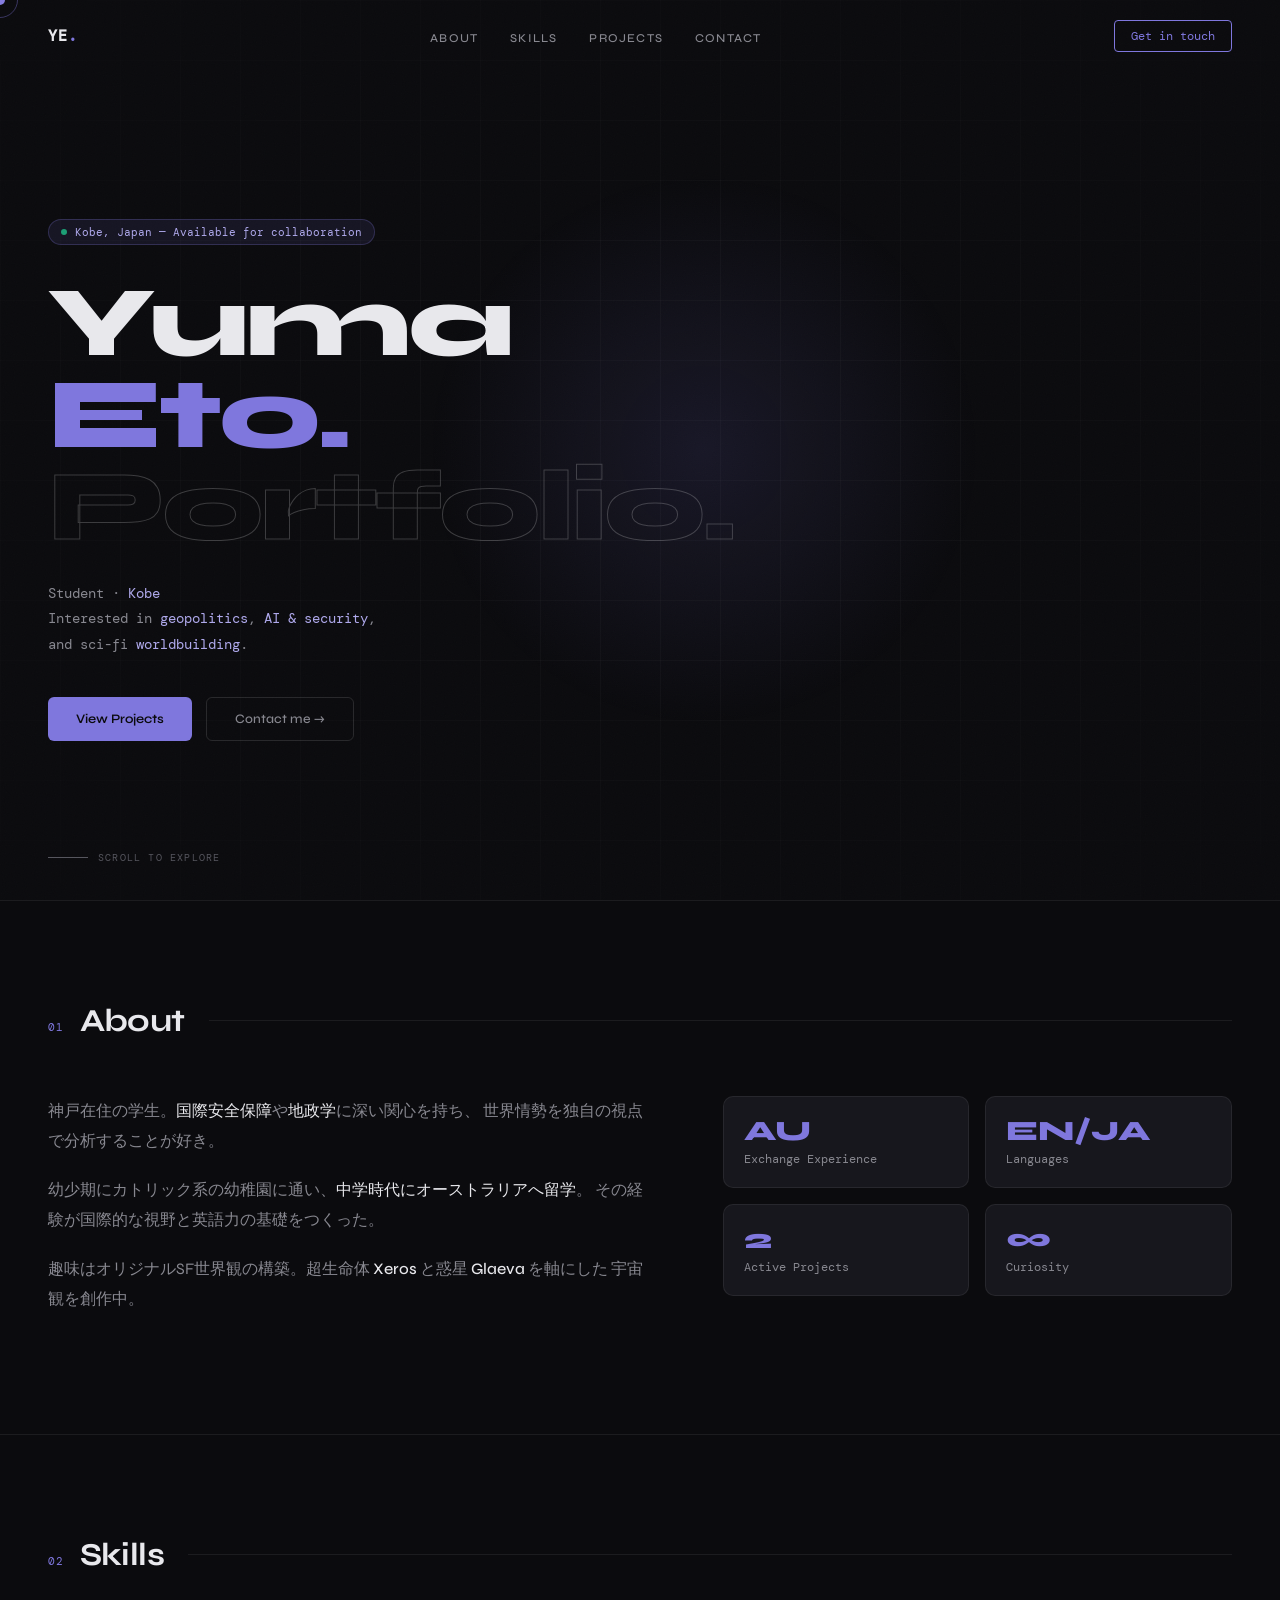
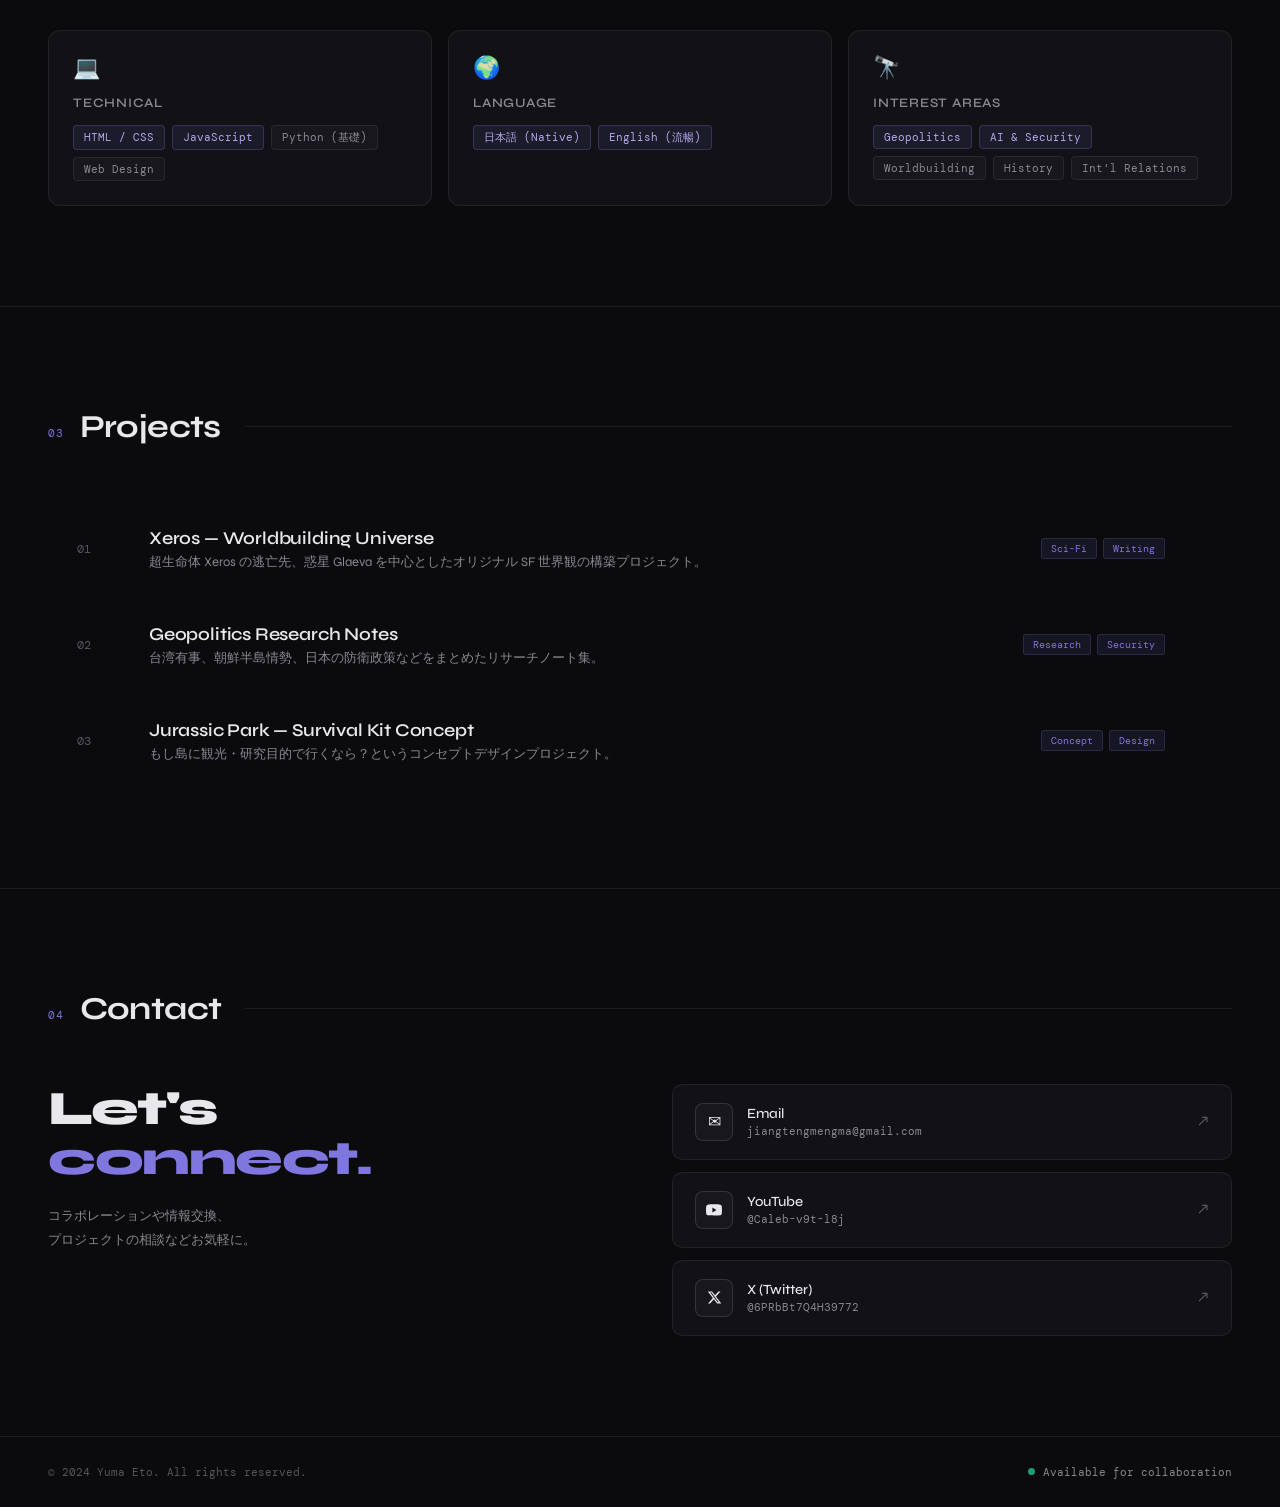
<file: portfolio 4.html>
<!DOCTYPE html>
<html lang="ja">
<head>
<meta charset="UTF-8">
<meta name="viewport" content="width=device-width, initial-scale=1.0">
<title>Yuma Kobayashi — Portfolio</title>
<link rel="preconnect" href="https://fonts.googleapis.com">
<link rel="preconnect" href="https://fonts.gstatic.com" crossorigin>
<link href="https://fonts.googleapis.com/css2?family=Syne:wght@400;500;600;700;800&family=DM+Mono:ital,wght@0,300;0,400;1,300&display=swap" rel="stylesheet">
<style>
  *, *::before, *::after { box-sizing: border-box; margin: 0; padding: 0; }

  :root {
    --bg: #0b0b0e;
    --bg2: #111116;
    --bg3: #17171d;
    --border: rgba(255,255,255,0.07);
    --border2: rgba(255,255,255,0.12);
    --text: #e8e8ec;
    --muted: #56565e;
    --muted2: #888890;
    --accent: #7f77dd;
    --accent2: #afa9ec;
    --accent-bg: rgba(127,119,221,0.1);
    --green: #1d9e75;
    --green-bg: rgba(29,158,117,0.12);
    --font-display: 'Syne', sans-serif;
    --font-mono: 'DM Mono', monospace;
  }

  html { scroll-behavior: smooth; }

  body {
    background: var(--bg);
    color: var(--text);
    font-family: var(--font-display);
    overflow-x: hidden;
    cursor: none;
  }

  /* Custom cursor */
  .cursor {
    position: fixed;
    width: 10px; height: 10px;
    background: var(--accent);
    border-radius: 50%;
    pointer-events: none;
    z-index: 9999;
    transform: translate(-50%, -50%);
    transition: transform 0.1s ease, width 0.2s ease, height 0.2s ease, opacity 0.2s ease;
    mix-blend-mode: screen;
  }
  .cursor-ring {
    position: fixed;
    width: 36px; height: 36px;
    border: 1px solid rgba(127,119,221,0.4);
    border-radius: 50%;
    pointer-events: none;
    z-index: 9998;
    transform: translate(-50%, -50%);
    transition: transform 0.18s ease, width 0.2s ease, height 0.2s ease, opacity 0.3s ease;
  }
  body:hover .cursor { opacity: 1; }

  /* Noise overlay */
  body::before {
    content: '';
    position: fixed;
    inset: 0;
    background-image: url("data:image/svg+xml,%3Csvg viewBox='0 0 200 200' xmlns='http://www.w3.org/2000/svg'%3E%3Cfilter id='n'%3E%3CfeTurbulence type='fractalNoise' baseFrequency='0.9' numOctaves='4' stitchTiles='stitch'/%3E%3C/filter%3E%3Crect width='100%25' height='100%25' filter='url(%23n)' opacity='0.03'/%3E%3C/svg%3E");
    background-size: 200px;
    pointer-events: none;
    z-index: 0;
    opacity: 0.6;
  }

  /* NAV */
  nav {
    position: fixed;
    top: 0; left: 0; right: 0;
    z-index: 100;
    display: flex;
    align-items: center;
    justify-content: space-between;
    padding: 20px 48px;
    border-bottom: 1px solid transparent;
    transition: border-color 0.3s, background 0.3s;
  }
  nav.scrolled {
    background: rgba(11,11,14,0.85);
    backdrop-filter: blur(12px);
    border-color: var(--border);
  }
  .nav-logo {
    font-size: 15px;
    font-weight: 700;
    letter-spacing: 0.06em;
    color: var(--text);
    text-decoration: none;
    font-family: var(--font-mono);
  }
  .nav-logo span { color: var(--accent); }
  .nav-links { display: flex; gap: 32px; list-style: none; }
  .nav-links a {
    font-size: 12px;
    font-weight: 500;
    letter-spacing: 0.1em;
    text-transform: uppercase;
    color: var(--muted2);
    text-decoration: none;
    transition: color 0.2s;
  }
  .nav-links a:hover { color: var(--text); }
  .nav-cta {
    font-family: var(--font-mono);
    font-size: 12px;
    color: var(--accent);
    border: 1px solid var(--accent);
    padding: 7px 16px;
    border-radius: 4px;
    text-decoration: none;
    transition: background 0.2s, color 0.2s;
  }
  .nav-cta:hover { background: var(--accent); color: #0b0b0e; }

  /* HERO */
  #hero {
    min-height: 100vh;
    display: flex;
    flex-direction: column;
    justify-content: center;
    padding: 140px 48px 80px;
    position: relative;
    overflow: hidden;
  }

  .hero-glow {
    position: absolute;
    width: 600px; height: 600px;
    border-radius: 50%;
    background: radial-gradient(circle, rgba(127,119,221,0.12) 0%, transparent 65%);
    top: 50%; left: 55%;
    transform: translate(-50%, -50%);
    pointer-events: none;
  }
  .hero-grid {
    position: absolute;
    inset: 0;
    background-image:
      linear-gradient(rgba(255,255,255,0.025) 1px, transparent 1px),
      linear-gradient(90deg, rgba(255,255,255,0.025) 1px, transparent 1px);
    background-size: 60px 60px;
    pointer-events: none;
    mask-image: radial-gradient(ellipse 80% 80% at 50% 50%, black 30%, transparent 100%);
  }

  .hero-badge {
    display: inline-flex;
    align-items: center;
    gap: 8px;
    font-family: var(--font-mono);
    font-size: 11px;
    color: var(--accent2);
    background: var(--accent-bg);
    border: 1px solid rgba(127,119,221,0.25);
    padding: 5px 12px;
    border-radius: 20px;
    margin-bottom: 32px;
    width: fit-content;
    animation: fadeUp 0.6s ease both;
  }
  .badge-dot {
    width: 6px; height: 6px;
    background: var(--green);
    border-radius: 50%;
    animation: pulse 2s infinite;
  }
  @keyframes pulse {
    0%, 100% { opacity: 1; }
    50% { opacity: 0.4; }
  }

  .hero-title {
    font-size: clamp(56px, 8vw, 100px);
    font-weight: 800;
    line-height: 0.92;
    letter-spacing: -0.03em;
    margin-bottom: 28px;
    animation: fadeUp 0.6s 0.1s ease both;
  }
  .hero-title .line2 { color: var(--accent); display: block; }
  .hero-title .line3 {
    color: transparent;
    -webkit-text-stroke: 1px rgba(255,255,255,0.2);
    display: block;
  }

  .hero-sub {
    font-family: var(--font-mono);
    font-size: 14px;
    color: var(--muted2);
    line-height: 1.8;
    max-width: 460px;
    margin-bottom: 40px;
    animation: fadeUp 0.6s 0.2s ease both;
  }
  .hero-sub strong { color: var(--accent2); font-weight: 400; }

  .hero-actions {
    display: flex;
    gap: 14px;
    animation: fadeUp 0.6s 0.3s ease both;
  }
  .btn-fill {
    background: var(--accent);
    color: #0b0b0e;
    border: none;
    padding: 13px 28px;
    border-radius: 6px;
    font-family: var(--font-display);
    font-size: 13px;
    font-weight: 600;
    cursor: none;
    transition: opacity 0.2s, transform 0.15s;
  }
  .btn-fill:hover { opacity: 0.85; transform: translateY(-1px); }
  .btn-outline {
    background: transparent;
    color: var(--muted2);
    border: 1px solid var(--border2);
    padding: 13px 28px;
    border-radius: 6px;
    font-family: var(--font-display);
    font-size: 13px;
    font-weight: 500;
    cursor: none;
    text-decoration: none;
    display: inline-flex;
    align-items: center;
    transition: color 0.2s, border-color 0.2s, transform 0.15s;
  }
  .btn-outline:hover { color: var(--text); border-color: var(--border2); transform: translateY(-1px); }

  .hero-scroll {
    position: absolute;
    bottom: 36px;
    left: 48px;
    display: flex;
    align-items: center;
    gap: 10px;
    font-family: var(--font-mono);
    font-size: 10px;
    letter-spacing: 0.12em;
    text-transform: uppercase;
    color: var(--muted);
    animation: fadeUp 0.6s 0.5s ease both;
  }
  .scroll-line {
    width: 40px;
    height: 1px;
    background: var(--muted);
    animation: scrollLine 2s infinite;
  }
  @keyframes scrollLine {
    0%, 100% { transform: scaleX(1); transform-origin: left; }
    50% { transform: scaleX(0.4); transform-origin: left; }
  }

  @keyframes fadeUp {
    from { opacity: 0; transform: translateY(20px); }
    to { opacity: 1; transform: translateY(0); }
  }

  /* SECTIONS */
  section {
    padding: 100px 48px;
    position: relative;
    z-index: 1;
  }
  .section-header {
    display: flex;
    align-items: baseline;
    gap: 16px;
    margin-bottom: 56px;
  }
  .section-num {
    font-family: var(--font-mono);
    font-size: 11px;
    color: var(--accent);
    letter-spacing: 0.08em;
  }
  .section-title {
    font-size: 32px;
    font-weight: 700;
    letter-spacing: -0.02em;
    color: var(--text);
  }
  .section-line {
    flex: 1;
    height: 1px;
    background: var(--border);
    margin-left: 8px;
    align-self: center;
  }

  /* ABOUT */
  #about { border-top: 1px solid var(--border); }
  .about-grid {
    display: grid;
    grid-template-columns: 1.2fr 1fr;
    gap: 64px;
    align-items: start;
  }
  .about-text p {
    font-size: 16px;
    line-height: 1.85;
    color: var(--muted2);
    margin-bottom: 20px;
  }
  .about-text p strong { color: var(--text); font-weight: 500; }
  .about-stats {
    display: grid;
    grid-template-columns: 1fr 1fr;
    gap: 16px;
  }
  .stat-card {
    background: var(--bg3);
    border: 1px solid var(--border);
    border-radius: 10px;
    padding: 20px;
    transition: border-color 0.2s;
  }
  .stat-card:hover { border-color: var(--border2); }
  .stat-num {
    font-size: 28px;
    font-weight: 800;
    color: var(--accent);
    line-height: 1;
    margin-bottom: 6px;
  }
  .stat-label {
    font-size: 12px;
    color: var(--muted2);
    font-family: var(--font-mono);
  }

  /* SKILLS */
  #skills { border-top: 1px solid var(--border); }
  .skills-grid {
    display: grid;
    grid-template-columns: repeat(3, 1fr);
    gap: 16px;
  }
  .skill-group {
    background: var(--bg2);
    border: 1px solid var(--border);
    border-radius: 12px;
    padding: 24px;
    transition: border-color 0.25s, transform 0.2s;
  }
  .skill-group:hover {
    border-color: rgba(127,119,221,0.3);
    transform: translateY(-3px);
  }
  .skill-group-icon {
    font-size: 22px;
    margin-bottom: 14px;
  }
  .skill-group-title {
    font-size: 13px;
    font-weight: 600;
    letter-spacing: 0.06em;
    text-transform: uppercase;
    color: var(--muted2);
    margin-bottom: 14px;
  }
  .skill-tags { display: flex; flex-wrap: wrap; gap: 7px; }
  .skill-tag {
    font-family: var(--font-mono);
    font-size: 11px;
    color: var(--muted2);
    background: var(--bg3);
    border: 1px solid var(--border);
    padding: 4px 10px;
    border-radius: 4px;
  }
  .skill-tag.active {
    color: var(--accent2);
    background: var(--accent-bg);
    border-color: rgba(127,119,221,0.25);
  }

  /* PROJECTS */
  #projects { border-top: 1px solid var(--border); }
  .projects-list { display: flex; flex-direction: column; gap: 2px; }
  .project-row {
    display: grid;
    grid-template-columns: 48px 1fr auto auto;
    align-items: center;
    gap: 24px;
    padding: 24px 28px;
    border: 1px solid transparent;
    border-radius: 10px;
    cursor: none;
    transition: background 0.2s, border-color 0.2s;
    text-decoration: none;
    color: inherit;
  }
  .project-row:hover {
    background: var(--bg2);
    border-color: var(--border);
  }
  .project-row:hover .project-arrow { opacity: 1; transform: translate(3px, -3px); }
  .project-num {
    font-family: var(--font-mono);
    font-size: 12px;
    color: var(--muted);
  }
  .project-info {}
  .project-name {
    font-size: 18px;
    font-weight: 600;
    color: var(--text);
    margin-bottom: 4px;
    letter-spacing: -0.01em;
  }
  .project-desc { font-size: 13px; color: var(--muted2); }
  .project-tags-row { display: flex; gap: 6px; }
  .project-tag {
    font-family: var(--font-mono);
    font-size: 10px;
    color: var(--accent);
    background: var(--accent-bg);
    border: 1px solid rgba(127,119,221,0.2);
    padding: 3px 9px;
    border-radius: 3px;
  }
  .project-arrow {
    font-size: 18px;
    color: var(--muted);
    opacity: 0;
    transition: opacity 0.2s, transform 0.2s;
  }

  /* CONTACT */
  #contact { border-top: 1px solid var(--border); }
  .contact-inner {
    display: grid;
    grid-template-columns: 1fr 1fr;
    gap: 64px;
    align-items: start;
  }
  .contact-headline {
    font-size: 48px;
    font-weight: 800;
    letter-spacing: -0.03em;
    line-height: 1.05;
    margin-bottom: 20px;
  }
  .contact-headline span { color: var(--accent); }
  .contact-sub {
    font-family: var(--font-mono);
    font-size: 13px;
    color: var(--muted2);
    line-height: 1.8;
  }
  .contact-links { display: flex; flex-direction: column; gap: 12px; }
  .contact-link {
    display: flex;
    align-items: center;
    justify-content: space-between;
    padding: 18px 22px;
    background: var(--bg2);
    border: 1px solid var(--border);
    border-radius: 10px;
    text-decoration: none;
    color: var(--text);
    transition: border-color 0.2s, background 0.2s;
  }
  .contact-link:hover { border-color: var(--border2); background: var(--bg3); }
  .cl-left { display: flex; align-items: center; gap: 14px; }
  .cl-icon {
    width: 38px; height: 38px;
    background: var(--bg3);
    border: 1px solid var(--border2);
    border-radius: 8px;
    display: flex; align-items: center; justify-content: center;
    font-size: 16px;
  }
  .cl-name { font-size: 14px; font-weight: 500; }
  .cl-handle { font-family: var(--font-mono); font-size: 11px; color: var(--muted2); margin-top: 2px; }
  .cl-arrow { color: var(--muted); font-size: 16px; transition: transform 0.2s; }
  .contact-link:hover .cl-arrow { transform: translate(3px, -3px); }

  /* FOOTER */
  footer {
    border-top: 1px solid var(--border);
    padding: 28px 48px;
    display: flex;
    align-items: center;
    justify-content: space-between;
    position: relative;
    z-index: 1;
  }
  .footer-copy {
    font-family: var(--font-mono);
    font-size: 11px;
    color: var(--muted);
  }
  .footer-status {
    display: flex;
    align-items: center;
    gap: 8px;
    font-family: var(--font-mono);
    font-size: 11px;
    color: var(--muted2);
  }
  .status-dot {
    width: 7px; height: 7px;
    background: var(--green);
    border-radius: 50%;
    animation: pulse 2.5s infinite;
  }

  /* Scroll reveal */
  .reveal { opacity: 0; transform: translateY(28px); transition: opacity 0.6s ease, transform 0.6s ease; }
  .reveal.visible { opacity: 1; transform: none; }
  .reveal-delay-1 { transition-delay: 0.1s; }
  .reveal-delay-2 { transition-delay: 0.2s; }
  .reveal-delay-3 { transition-delay: 0.3s; }
</style>
</head>
<body>

<div class="cursor" id="cursor"></div>
<div class="cursor-ring" id="cursorRing"></div>

<!-- NAV -->
<nav id="nav">
  <a href="#hero" class="nav-logo">YE<span>.</span></a>
  <ul class="nav-links">
    <li><a href="#about">About</a></li>
    <li><a href="#skills">Skills</a></li>
    <li><a href="#projects">Projects</a></li>
    <li><a href="#contact">Contact</a></li>
  </ul>
  <a href="#contact" class="nav-cta">Get in touch</a>
</nav>

<!-- HERO -->
<section id="hero">
  <div class="hero-grid"></div>
  <div class="hero-glow"></div>

  <div class="hero-badge">
    <div class="badge-dot"></div>
    Kobe, Japan — Available for collaboration
  </div>

  <h1 class="hero-title">
    Yuma
    <span class="line2">Eto.</span>
    <span class="line3">Portfolio.</span>
  </h1>

  <p class="hero-sub">
    Student · <strong>Kobe</strong><br>
    Interested in <strong>geopolitics</strong>, <strong>AI & security</strong>,<br>
    and sci-fi <strong>worldbuilding</strong>.
  </p>

  <div class="hero-actions">
    <button class="btn-fill" onclick="document.querySelector('#projects').scrollIntoView({behavior:'smooth'})">View Projects</button>
    <a href="#contact" class="btn-outline">Contact me →</a>
  </div>

  <div class="hero-scroll">
    <div class="scroll-line"></div>
    Scroll to explore
  </div>
</section>

<!-- ABOUT -->
<section id="about">
  <div class="section-header reveal">
    <span class="section-num">01</span>
    <h2 class="section-title">About</h2>
    <div class="section-line"></div>
  </div>

  <div class="about-grid">
    <div class="about-text reveal">
      <p>
        神戸在住の学生。<strong>国際安全保障</strong>や<strong>地政学</strong>に深い関心を持ち、
        世界情勢を独自の視点で分析することが好き。
      </p>
      <p>
        幼少期にカトリック系の幼稚園に通い、<strong>中学時代にオーストラリアへ留学</strong>。
        その経験が国際的な視野と英語力の基礎をつくった。
      </p>
      <p>
        趣味はオリジナルSF世界観の構築。超生命体 <strong>Xeros</strong> と惑星 <strong>Glaeva</strong> を軸にした
        宇宙観を創作中。
      </p>
    </div>

    <div class="about-stats reveal reveal-delay-2">
      <div class="stat-card">
        <div class="stat-num">AU</div>
        <div class="stat-label">Exchange Experience</div>
      </div>
      <div class="stat-card">
        <div class="stat-num">EN/JA</div>
        <div class="stat-label">Languages</div>
      </div>
      <div class="stat-card">
        <div class="stat-num">2</div>
        <div class="stat-label">Active Projects</div>
      </div>
      <div class="stat-card">
        <div class="stat-num">∞</div>
        <div class="stat-label">Curiosity</div>
      </div>
    </div>
  </div>
</section>

<!-- SKILLS -->
<section id="skills">
  <div class="section-header reveal">
    <span class="section-num">02</span>
    <h2 class="section-title">Skills</h2>
    <div class="section-line"></div>
  </div>

  <div class="skills-grid">
    <div class="skill-group reveal">
      <div class="skill-group-icon">💻</div>
      <div class="skill-group-title">Technical</div>
      <div class="skill-tags">
        <span class="skill-tag active">HTML / CSS</span>
        <span class="skill-tag active">JavaScript</span>
        <span class="skill-tag">Python (基礎)</span>
        <span class="skill-tag">Web Design</span>
      </div>
    </div>
    <div class="skill-group reveal reveal-delay-1">
      <div class="skill-group-icon">🌍</div>
      <div class="skill-group-title">Language</div>
      <div class="skill-tags">
        <span class="skill-tag active">日本語 (Native)</span>
        <span class="skill-tag active">English (流暢)</span>
      </div>
    </div>
    <div class="skill-group reveal reveal-delay-2">
      <div class="skill-group-icon">🔭</div>
      <div class="skill-group-title">Interest Areas</div>
      <div class="skill-tags">
        <span class="skill-tag active">Geopolitics</span>
        <span class="skill-tag active">AI & Security</span>
        <span class="skill-tag">Worldbuilding</span>
        <span class="skill-tag">History</span>
        <span class="skill-tag">Int'l Relations</span>
      </div>
    </div>
  </div>
</section>

<!-- PROJECTS -->
<section id="projects">
  <div class="section-header reveal">
    <span class="section-num">03</span>
    <h2 class="section-title">Projects</h2>
    <div class="section-line"></div>
  </div>

  <div class="projects-list">
    <a class="project-row reveal" href="#">
      <span class="project-num">01</span>
      <div class="project-info">
        <div class="project-name">Xeros — Worldbuilding Universe</div>
        <div class="project-desc">超生命体 Xeros の逃亡先、惑星 Glaeva を中心としたオリジナル SF 世界観の構築プロジェクト。</div>
      </div>
      <div class="project-tags-row">
        <span class="project-tag">Sci-Fi</span>
        <span class="project-tag">Writing</span>
      </div>
      <span class="project-arrow">↗</span>
    </a>

    <a class="project-row reveal reveal-delay-1" href="#">
      <span class="project-num">02</span>
      <div class="project-info">
        <div class="project-name">Geopolitics Research Notes</div>
        <div class="project-desc">台湾有事、朝鮮半島情勢、日本の防衛政策などをまとめたリサーチノート集。</div>
      </div>
      <div class="project-tags-row">
        <span class="project-tag">Research</span>
        <span class="project-tag">Security</span>
      </div>
      <span class="project-arrow">↗</span>
    </a>

    <a class="project-row reveal reveal-delay-2" href="#">
      <span class="project-num">03</span>
      <div class="project-info">
        <div class="project-name">Jurassic Park — Survival Kit Concept</div>
        <div class="project-desc">もし島に観光・研究目的で行くなら？というコンセプトデザインプロジェクト。</div>
      </div>
      <div class="project-tags-row">
        <span class="project-tag">Concept</span>
        <span class="project-tag">Design</span>
      </div>
      <span class="project-arrow">↗</span>
    </a>
  </div>
</section>

<!-- CONTACT -->
<section id="contact">
  <div class="section-header reveal">
    <span class="section-num">04</span>
    <h2 class="section-title">Contact</h2>
    <div class="section-line"></div>
  </div>

  <div class="contact-inner">
    <div class="reveal">
      <div class="contact-headline">
        Let's<br><span>connect.</span>
      </div>
      <p class="contact-sub">
        コラボレーションや情報交換、<br>
        プロジェクトの相談などお気軽に。
      </p>
    </div>

    <div class="contact-links reveal reveal-delay-1">
      <a href="mailto:jiangtengmengma@gmail.com" class="contact-link">
        <div class="cl-left">
          <div class="cl-icon">✉</div>
          <div>
            <div class="cl-name">Email</div>
            <div class="cl-handle">jiangtengmengma@gmail.com</div>
          </div>
        </div>
        <span class="cl-arrow">↗</span>
      </a>
      <a href="https://www.youtube.com/@Caleb-v9t-l8j" class="contact-link">
        <div class="cl-left">
          <div class="cl-icon">
            <svg width="16" height="16" viewBox="0 0 24 24" fill="currentColor"><path d="M23.498 6.186a3.016 3.016 0 0 0-2.122-2.136C19.505 3.545 12 3.545 12 3.545s-7.505 0-9.377.505A3.017 3.017 0 0 0 .502 6.186C0 8.07 0 12 0 12s0 3.93.502 5.814a3.016 3.016 0 0 0 2.122 2.136c1.871.505 9.376.505 9.376.505s7.505 0 9.377-.505a3.015 3.015 0 0 0 2.122-2.136C24 15.93 24 12 24 12s0-3.93-.502-5.814zM9.545 15.568V8.432L15.818 12l-6.273 3.568z"/></svg>
          </div>
          <div>
            <div class="cl-name">YouTube</div>
            <div class="cl-handle">@Caleb-v9t-l8j</div>
          </div>
        </div>
        <span class="cl-arrow">↗</span>
      </a>
      <a href="https://x.com/@6PRbBt7Q4H39772" class="contact-link">
        <div class="cl-left">
          <div class="cl-icon">
            <svg width="15" height="15" viewBox="0 0 24 24" fill="currentColor"><path d="M18.244 2.25h3.308l-7.227 8.26 8.502 11.24H16.17l-5.214-6.817L4.99 21.75H1.68l7.73-8.835L1.254 2.25H8.08l4.713 6.231zm-1.161 17.52h1.833L7.084 4.126H5.117z"/></svg>
          </div>
          <div>
            <div class="cl-name">X (Twitter)</div>
            <div class="cl-handle">@6PRbBt7Q4H39772</div>
          </div>
        </div>
        <span class="cl-arrow">↗</span>
      </a>
    </div>
  </div>
</section>

<!-- FOOTER -->
<footer>
  <div class="footer-copy">© 2024 Yuma Eto. All rights reserved.</div>
  <div class="footer-status">
    <div class="status-dot"></div>
    Available for collaboration
  </div>
</footer>

<script>
  // Custom cursor
  const cursor = document.getElementById('cursor');
  const ring = document.getElementById('cursorRing');
  let mx = 0, my = 0, rx = 0, ry = 0;

  document.addEventListener('mousemove', e => {
    mx = e.clientX; my = e.clientY;
    cursor.style.left = mx + 'px';
    cursor.style.top = my + 'px';
  });

  function animRing() {
    rx += (mx - rx) * 0.12;
    ry += (my - ry) * 0.12;
    ring.style.left = rx + 'px';
    ring.style.top = ry + 'px';
    requestAnimationFrame(animRing);
  }
  animRing();

  document.querySelectorAll('a, button').forEach(el => {
    el.addEventListener('mouseenter', () => {
      cursor.style.width = '18px';
      cursor.style.height = '18px';
      ring.style.width = '52px';
      ring.style.height = '52px';
    });
    el.addEventListener('mouseleave', () => {
      cursor.style.width = '10px';
      cursor.style.height = '10px';
      ring.style.width = '36px';
      ring.style.height = '36px';
    });
  });

  // Nav scroll
  window.addEventListener('scroll', () => {
    document.getElementById('nav').classList.toggle('scrolled', window.scrollY > 40);
  });

  // Scroll reveal
  const reveals = document.querySelectorAll('.reveal');
  const obs = new IntersectionObserver(entries => {
    entries.forEach(e => { if (e.isIntersecting) e.target.classList.add('visible'); });
  }, { threshold: 0.12 });
  reveals.forEach(el => obs.observe(el));
</script>
</body>
</html>
</file>
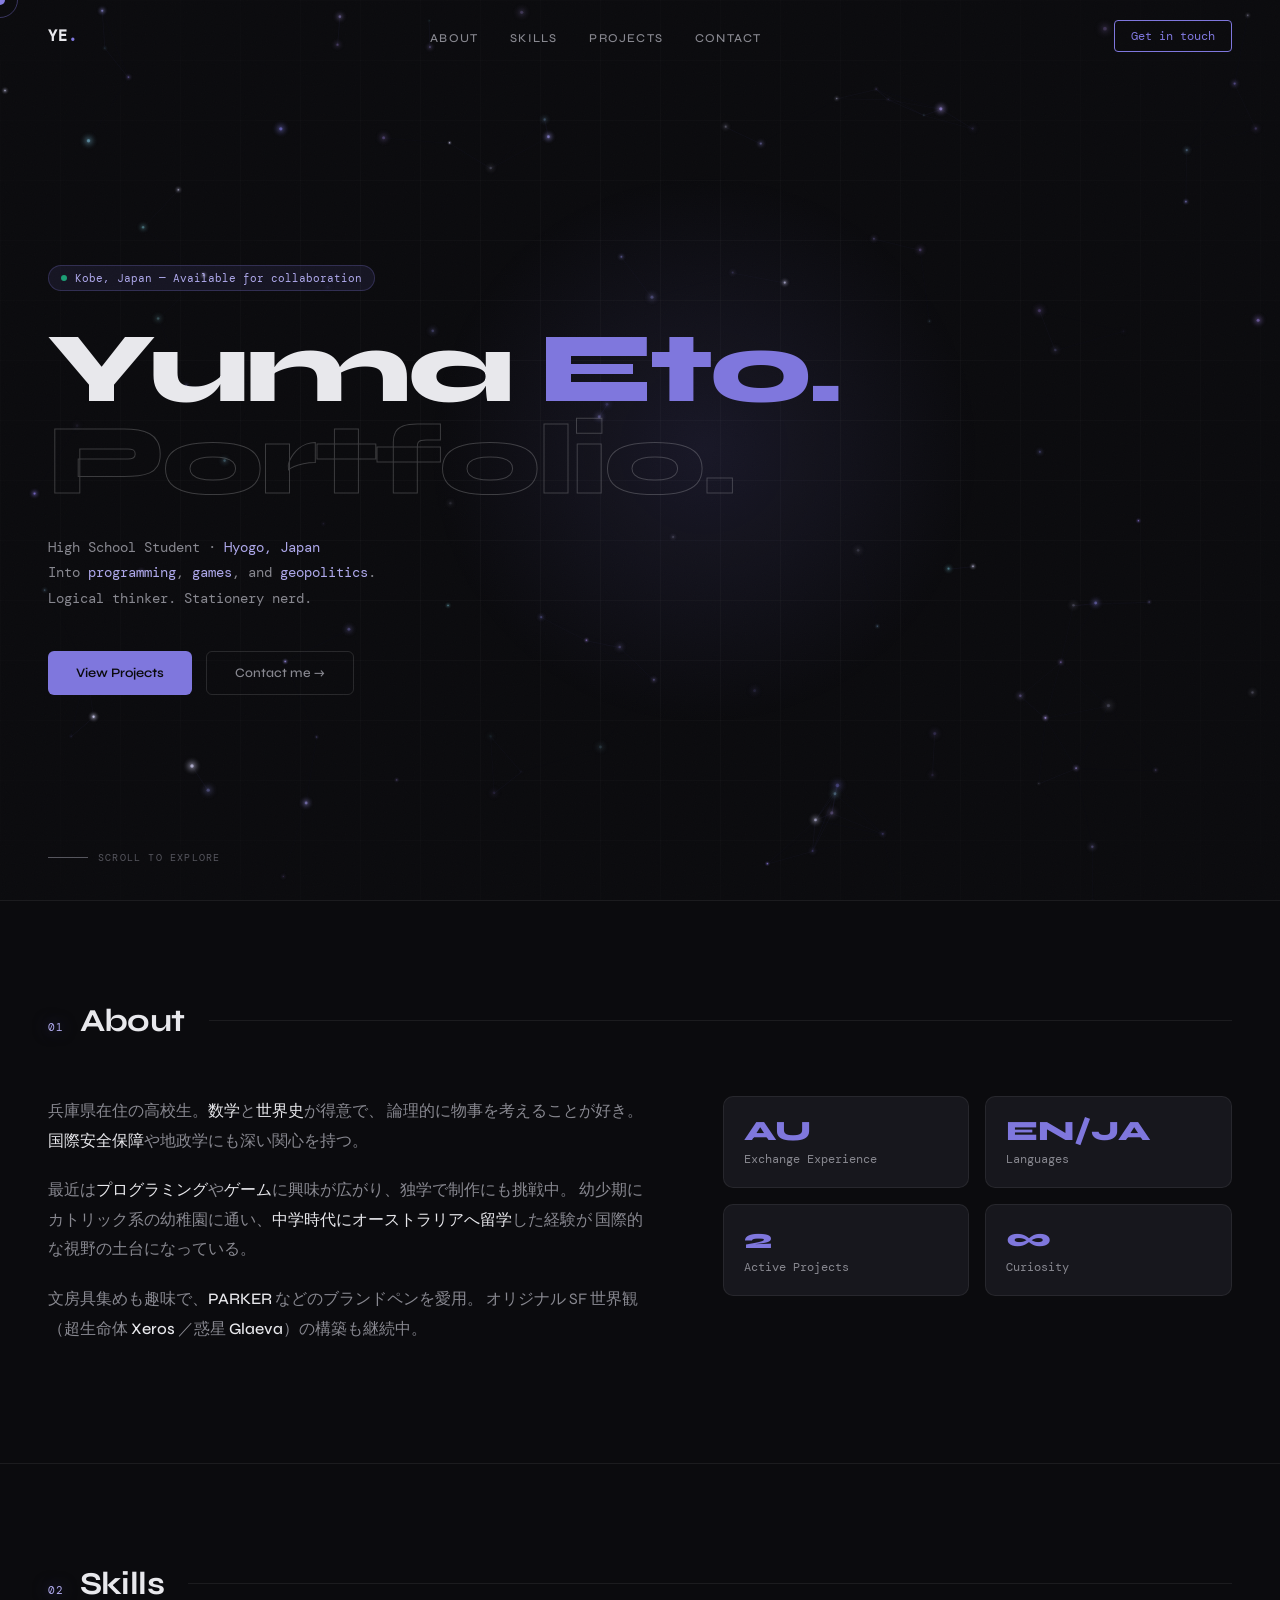
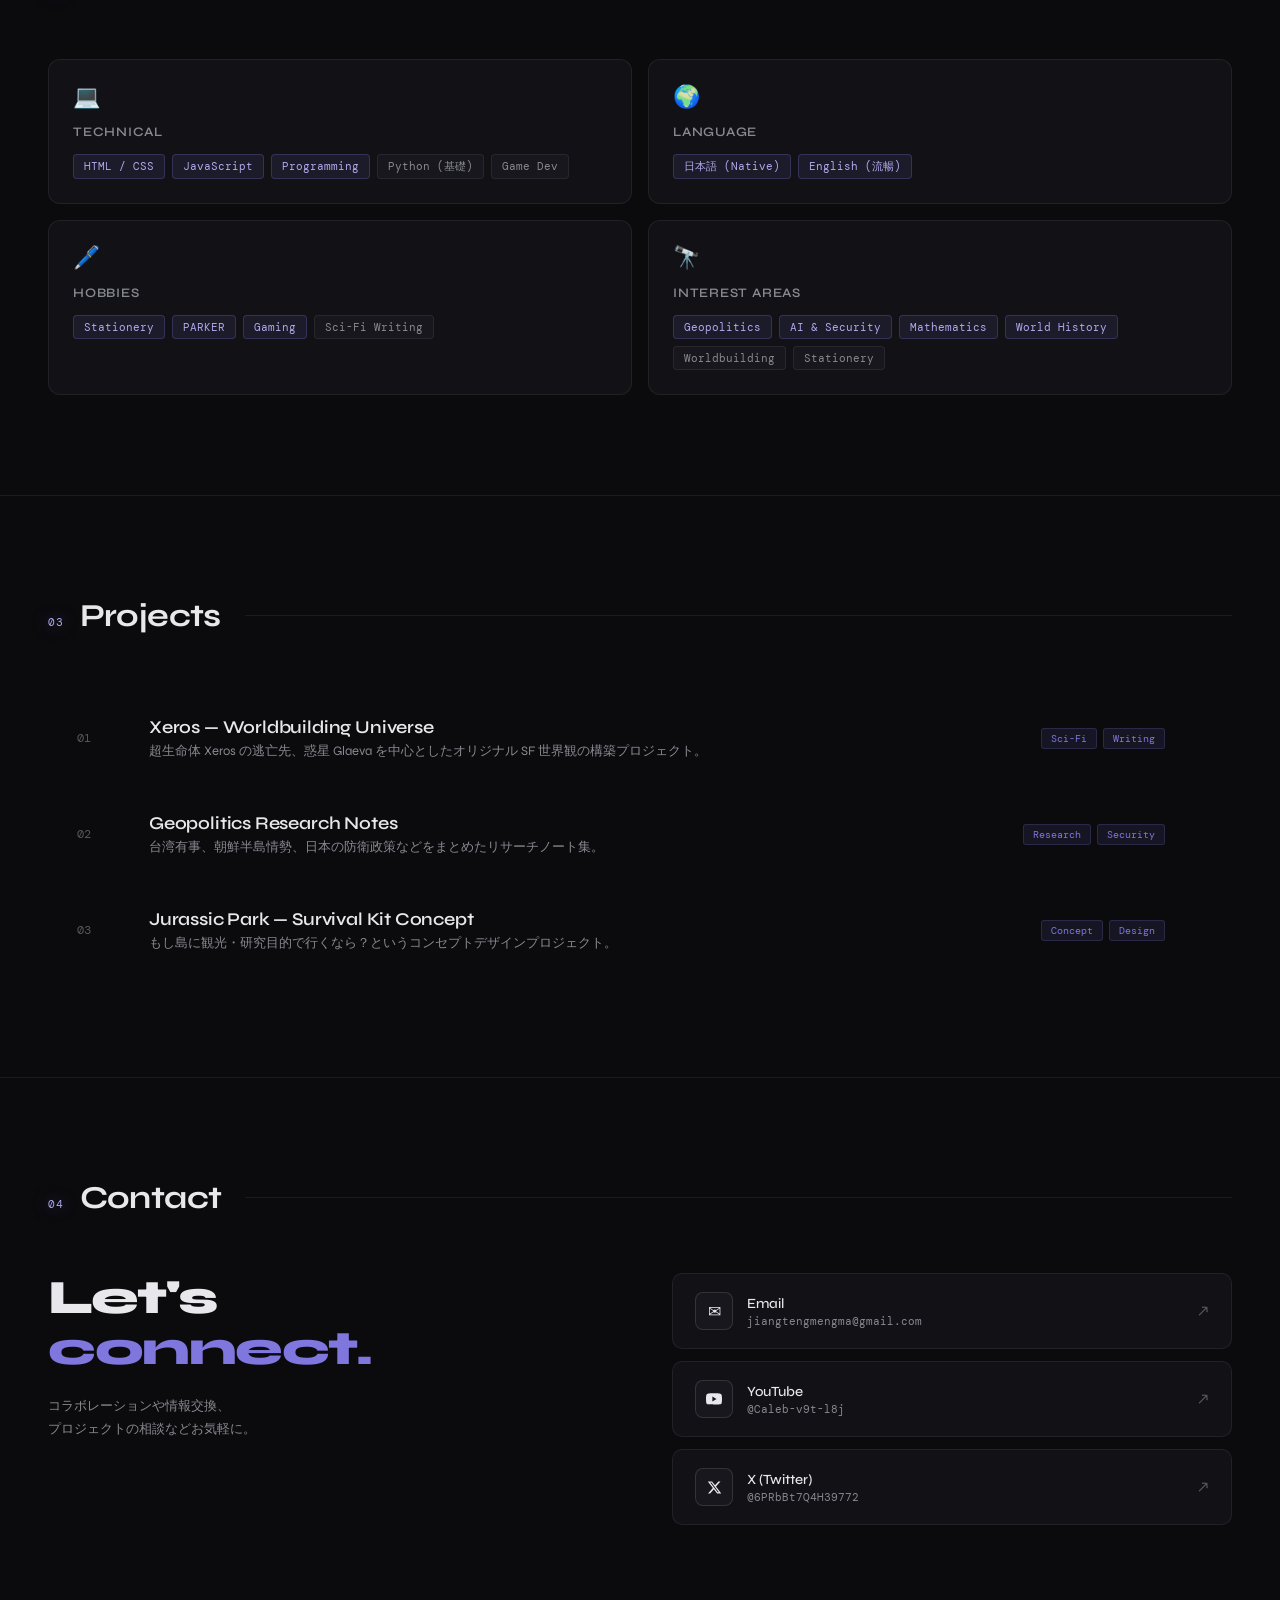
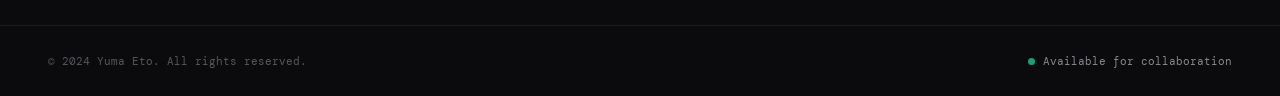
<file: portfolio.html>
<!DOCTYPE html>
<html lang="ja">
<head>
<meta charset="UTF-8">
<meta name="viewport" content="width=device-width, initial-scale=1.0">
<title>Yuma Kobayashi — Portfolio</title>
<link rel="preconnect" href="https://fonts.googleapis.com">
<link rel="preconnect" href="https://fonts.gstatic.com" crossorigin>
<link href="https://fonts.googleapis.com/css2?family=Syne:wght@400;500;600;700;800&family=DM+Mono:ital,wght@0,300;0,400;1,300&display=swap" rel="stylesheet">
<style>
  *, *::before, *::after { box-sizing: border-box; margin: 0; padding: 0; }

  :root {
    --bg: #0b0b0e;
    --bg2: #111116;
    --bg3: #17171d;
    --border: rgba(255,255,255,0.07);
    --border2: rgba(255,255,255,0.12);
    --text: #e8e8ec;
    --muted: #56565e;
    --muted2: #888890;
    --accent: #7f77dd;
    --accent2: #afa9ec;
    --accent-bg: rgba(127,119,221,0.1);
    --green: #1d9e75;
    --green-bg: rgba(29,158,117,0.12);
    --font-display: 'Syne', sans-serif;
    --font-mono: 'DM Mono', monospace;
  }

  html { scroll-behavior: smooth; }

  body {
    background: var(--bg);
    color: var(--text);
    font-family: var(--font-display);
    overflow-x: hidden;
    cursor: none;
  }

  /* Custom cursor */
  .cursor {
    position: fixed;
    width: 10px; height: 10px;
    background: var(--accent);
    border-radius: 50%;
    pointer-events: none;
    z-index: 9999;
    transform: translate(-50%, -50%);
    transition: transform 0.1s ease, width 0.2s ease, height 0.2s ease, opacity 0.2s ease;
    mix-blend-mode: screen;
  }
  .cursor-ring {
    position: fixed;
    width: 36px; height: 36px;
    border: 1px solid rgba(127,119,221,0.4);
    border-radius: 50%;
    pointer-events: none;
    z-index: 9998;
    transform: translate(-50%, -50%);
    transition: transform 0.18s ease, width 0.2s ease, height 0.2s ease, opacity 0.3s ease;
  }
  body:hover .cursor { opacity: 1; }

  /* Noise overlay */
  body::before {
    content: '';
    position: fixed;
    inset: 0;
    background-image: url("data:image/svg+xml,%3Csvg viewBox='0 0 200 200' xmlns='http://www.w3.org/2000/svg'%3E%3Cfilter id='n'%3E%3CfeTurbulence type='fractalNoise' baseFrequency='0.9' numOctaves='4' stitchTiles='stitch'/%3E%3C/filter%3E%3Crect width='100%25' height='100%25' filter='url(%23n)' opacity='0.03'/%3E%3C/svg%3E");
    background-size: 200px;
    pointer-events: none;
    z-index: 0;
    opacity: 0.6;
  }

  /* NAV */
  nav {
    position: fixed;
    top: 0; left: 0; right: 0;
    z-index: 100;
    display: flex;
    align-items: center;
    justify-content: space-between;
    padding: 20px 48px;
    border-bottom: 1px solid transparent;
    transition: border-color 0.3s, background 0.3s;
  }
  nav.scrolled {
    background: rgba(11,11,14,0.85);
    backdrop-filter: blur(12px);
    border-color: var(--border);
  }
  .nav-logo {
    font-size: 15px;
    font-weight: 700;
    letter-spacing: 0.06em;
    color: var(--text);
    text-decoration: none;
    font-family: var(--font-mono);
  }
  .nav-logo span { color: var(--accent); }
  .nav-links { display: flex; gap: 32px; list-style: none; }
  .nav-links a {
    font-size: 12px;
    font-weight: 500;
    letter-spacing: 0.1em;
    text-transform: uppercase;
    color: var(--muted2);
    text-decoration: none;
    transition: color 0.2s;
  }
  .nav-links a:hover { color: var(--text); }
  .nav-cta {
    font-family: var(--font-mono);
    font-size: 12px;
    color: var(--accent);
    border: 1px solid var(--accent);
    padding: 7px 16px;
    border-radius: 4px;
    text-decoration: none;
    transition: background 0.2s, color 0.2s;
  }
  .nav-cta:hover { background: var(--accent); color: #0b0b0e; }

  /* HERO */
  #hero {
    min-height: 100vh;
    display: flex;
    flex-direction: column;
    justify-content: center;
    padding: 140px 48px 80px;
    position: relative;
    overflow: hidden;
  }

  .hero-glow {
    position: absolute;
    width: 600px; height: 600px;
    border-radius: 50%;
    background: radial-gradient(circle, rgba(127,119,221,0.12) 0%, transparent 65%);
    top: 50%; left: 55%;
    transform: translate(-50%, -50%);
    pointer-events: none;
  }
  .hero-grid {
    position: absolute;
    inset: 0;
    background-image:
      linear-gradient(rgba(255,255,255,0.025) 1px, transparent 1px),
      linear-gradient(90deg, rgba(255,255,255,0.025) 1px, transparent 1px);
    background-size: 60px 60px;
    pointer-events: none;
    mask-image: radial-gradient(ellipse 80% 80% at 50% 50%, black 30%, transparent 100%);
  }

  .hero-badge {
    display: inline-flex;
    align-items: center;
    gap: 8px;
    font-family: var(--font-mono);
    font-size: 11px;
    color: var(--accent2);
    background: var(--accent-bg);
    border: 1px solid rgba(127,119,221,0.25);
    padding: 5px 12px;
    border-radius: 20px;
    margin-bottom: 32px;
    width: fit-content;
    animation: fadeUp 0.6s ease both;
  }
  .badge-dot {
    width: 6px; height: 6px;
    background: var(--green);
    border-radius: 50%;
    animation: pulse 2s infinite;
  }
  @keyframes pulse {
    0%, 100% { opacity: 1; }
    50% { opacity: 0.4; }
  }

  .hero-title {
    font-size: clamp(56px, 8vw, 100px);
    font-weight: 800;
    line-height: 0.92;
    letter-spacing: -0.03em;
    margin-bottom: 28px;
    animation: fadeUp 0.6s 0.1s ease both;
  }
  .hero-title .line2 { color: var(--accent); display: block; }
  .hero-title .line3 {
    color: transparent;
    -webkit-text-stroke: 1px rgba(255,255,255,0.2);
    display: block;
  }

  .hero-sub {
    font-family: var(--font-mono);
    font-size: 14px;
    color: var(--muted2);
    line-height: 1.8;
    max-width: 460px;
    margin-bottom: 40px;
    animation: fadeUp 0.6s 0.2s ease both;
  }
  .hero-sub strong { color: var(--accent2); font-weight: 400; }

  .hero-actions {
    display: flex;
    gap: 14px;
    animation: fadeUp 0.6s 0.3s ease both;
  }
  .btn-fill {
    background: var(--accent);
    color: #0b0b0e;
    border: none;
    padding: 13px 28px;
    border-radius: 6px;
    font-family: var(--font-display);
    font-size: 13px;
    font-weight: 600;
    cursor: none;
    transition: opacity 0.2s, transform 0.15s;
  }
  .btn-fill:hover { opacity: 0.85; transform: translateY(-1px); }
  .btn-outline {
    background: transparent;
    color: var(--muted2);
    border: 1px solid var(--border2);
    padding: 13px 28px;
    border-radius: 6px;
    font-family: var(--font-display);
    font-size: 13px;
    font-weight: 500;
    cursor: none;
    text-decoration: none;
    display: inline-flex;
    align-items: center;
    transition: color 0.2s, border-color 0.2s, transform 0.15s;
  }
  .btn-outline:hover { color: var(--text); border-color: var(--border2); transform: translateY(-1px); }

  .hero-scroll {
    position: absolute;
    bottom: 36px;
    left: 48px;
    display: flex;
    align-items: center;
    gap: 10px;
    font-family: var(--font-mono);
    font-size: 10px;
    letter-spacing: 0.12em;
    text-transform: uppercase;
    color: var(--muted);
    animation: fadeUp 0.6s 0.5s ease both;
  }
  .scroll-line {
    width: 40px;
    height: 1px;
    background: var(--muted);
    animation: scrollLine 2s infinite;
  }
  @keyframes scrollLine {
    0%, 100% { transform: scaleX(1); transform-origin: left; }
    50% { transform: scaleX(0.4); transform-origin: left; }
  }

  @keyframes fadeUp {
    from { opacity: 0; transform: translateY(20px); }
    to { opacity: 1; transform: translateY(0); }
  }

  /* SECTIONS */
  section {
    padding: 100px 48px;
    position: relative;
    z-index: 1;
  }
  .section-header {
    display: flex;
    align-items: baseline;
    gap: 16px;
    margin-bottom: 56px;
  }
  .section-num {
    font-family: var(--font-mono);
    font-size: 11px;
    color: var(--accent);
    letter-spacing: 0.08em;
  }
  .section-title {
    font-size: 32px;
    font-weight: 700;
    letter-spacing: -0.02em;
    color: var(--text);
  }
  .section-line {
    flex: 1;
    height: 1px;
    background: var(--border);
    margin-left: 8px;
    align-self: center;
  }

  /* ABOUT */
  #about { border-top: 1px solid var(--border); }
  .about-grid {
    display: grid;
    grid-template-columns: 1.2fr 1fr;
    gap: 64px;
    align-items: start;
  }
  .about-text p {
    font-size: 16px;
    line-height: 1.85;
    color: var(--muted2);
    margin-bottom: 20px;
  }
  .about-text p strong { color: var(--text); font-weight: 500; }
  .about-stats {
    display: grid;
    grid-template-columns: 1fr 1fr;
    gap: 16px;
  }
  .stat-card {
    background: var(--bg3);
    border: 1px solid var(--border);
    border-radius: 10px;
    padding: 20px;
    transition: border-color 0.2s;
  }
  .stat-card:hover { border-color: var(--border2); }
  .stat-num {
    font-size: 28px;
    font-weight: 800;
    color: var(--accent);
    line-height: 1;
    margin-bottom: 6px;
  }
  .stat-label {
    font-size: 12px;
    color: var(--muted2);
    font-family: var(--font-mono);
  }

  /* SKILLS */
  #skills { border-top: 1px solid var(--border); }
  .skills-grid {
    display: grid;
    grid-template-columns: repeat(2, 1fr);
    gap: 16px;
  }
  .skill-group {
    background: var(--bg2);
    border: 1px solid var(--border);
    border-radius: 12px;
    padding: 24px;
    transition: border-color 0.25s, transform 0.2s;
  }
  .skill-group:hover {
    border-color: rgba(127,119,221,0.3);
    transform: translateY(-3px);
  }
  .skill-group-icon {
    font-size: 22px;
    margin-bottom: 14px;
  }
  .skill-group-title {
    font-size: 13px;
    font-weight: 600;
    letter-spacing: 0.06em;
    text-transform: uppercase;
    color: var(--muted2);
    margin-bottom: 14px;
  }
  .skill-tags { display: flex; flex-wrap: wrap; gap: 7px; }
  .skill-tag {
    font-family: var(--font-mono);
    font-size: 11px;
    color: var(--muted2);
    background: var(--bg3);
    border: 1px solid var(--border);
    padding: 4px 10px;
    border-radius: 4px;
  }
  .skill-tag.active {
    color: var(--accent2);
    background: var(--accent-bg);
    border-color: rgba(127,119,221,0.25);
  }

  /* PROJECTS */
  #projects { border-top: 1px solid var(--border); }
  .projects-list { display: flex; flex-direction: column; gap: 2px; }
  .project-row {
    display: grid;
    grid-template-columns: 48px 1fr auto auto;
    align-items: center;
    gap: 24px;
    padding: 24px 28px;
    border: 1px solid transparent;
    border-radius: 10px;
    cursor: none;
    transition: background 0.2s, border-color 0.2s;
    text-decoration: none;
    color: inherit;
  }
  .project-row:hover {
    background: var(--bg2);
    border-color: var(--border);
  }
  .project-row:hover .project-arrow { opacity: 1; transform: translate(3px, -3px); }
  .project-num {
    font-family: var(--font-mono);
    font-size: 12px;
    color: var(--muted);
  }
  .project-info {}
  .project-name {
    font-size: 18px;
    font-weight: 600;
    color: var(--text);
    margin-bottom: 4px;
    letter-spacing: -0.01em;
  }
  .project-desc { font-size: 13px; color: var(--muted2); }
  .project-tags-row { display: flex; gap: 6px; }
  .project-tag {
    font-family: var(--font-mono);
    font-size: 10px;
    color: var(--accent);
    background: var(--accent-bg);
    border: 1px solid rgba(127,119,221,0.2);
    padding: 3px 9px;
    border-radius: 3px;
  }
  .project-arrow {
    font-size: 18px;
    color: var(--muted);
    opacity: 0;
    transition: opacity 0.2s, transform 0.2s;
  }

  /* CONTACT */
  #contact { border-top: 1px solid var(--border); }
  .contact-inner {
    display: grid;
    grid-template-columns: 1fr 1fr;
    gap: 64px;
    align-items: start;
  }
  .contact-headline {
    font-size: 48px;
    font-weight: 800;
    letter-spacing: -0.03em;
    line-height: 1.05;
    margin-bottom: 20px;
  }
  .contact-headline span { color: var(--accent); }
  .contact-sub {
    font-family: var(--font-mono);
    font-size: 13px;
    color: var(--muted2);
    line-height: 1.8;
  }
  .contact-links { display: flex; flex-direction: column; gap: 12px; }
  .contact-link {
    display: flex;
    align-items: center;
    justify-content: space-between;
    padding: 18px 22px;
    background: var(--bg2);
    border: 1px solid var(--border);
    border-radius: 10px;
    text-decoration: none;
    color: var(--text);
    transition: border-color 0.2s, background 0.2s;
  }
  .contact-link:hover { border-color: var(--border2); background: var(--bg3); }
  .cl-left { display: flex; align-items: center; gap: 14px; }
  .cl-icon {
    width: 38px; height: 38px;
    background: var(--bg3);
    border: 1px solid var(--border2);
    border-radius: 8px;
    display: flex; align-items: center; justify-content: center;
    font-size: 16px;
  }
  .cl-name { font-size: 14px; font-weight: 500; }
  .cl-handle { font-family: var(--font-mono); font-size: 11px; color: var(--muted2); margin-top: 2px; }
  .cl-arrow { color: var(--muted); font-size: 16px; transition: transform 0.2s; }
  .contact-link:hover .cl-arrow { transform: translate(3px, -3px); }

  /* FOOTER */
  footer {
    border-top: 1px solid var(--border);
    padding: 28px 48px;
    display: flex;
    align-items: center;
    justify-content: space-between;
    position: relative;
    z-index: 1;
  }
  .footer-copy {
    font-family: var(--font-mono);
    font-size: 11px;
    color: var(--muted);
  }
  .footer-status {
    display: flex;
    align-items: center;
    gap: 8px;
    font-family: var(--font-mono);
    font-size: 11px;
    color: var(--muted2);
  }
  .status-dot {
    width: 7px; height: 7px;
    background: var(--green);
    border-radius: 50%;
    animation: pulse 2.5s infinite;
  }

  /* === SCROLL REVEAL - upgraded === */
  .reveal {
    opacity: 0;
    transform: translateY(48px) scale(0.97);
    filter: blur(4px);
    transition: opacity 0.75s cubic-bezier(0.16,1,0.3,1),
                transform 0.75s cubic-bezier(0.16,1,0.3,1),
                filter 0.6s ease;
  }
  .reveal.visible { opacity: 1; transform: none; filter: none; }
  .reveal-delay-1 { transition-delay: 0.12s; }
  .reveal-delay-2 { transition-delay: 0.24s; }
  .reveal-delay-3 { transition-delay: 0.36s; }
  .reveal-left {
    opacity: 0; transform: translateX(-50px) scale(0.97); filter: blur(4px);
    transition: opacity 0.75s cubic-bezier(0.16,1,0.3,1), transform 0.75s cubic-bezier(0.16,1,0.3,1), filter 0.6s ease;
  }
  .reveal-left.visible { opacity: 1; transform: none; filter: none; }
  .reveal-right {
    opacity: 0; transform: translateX(50px) scale(0.97); filter: blur(4px);
    transition: opacity 0.75s cubic-bezier(0.16,1,0.3,1), transform 0.75s cubic-bezier(0.16,1,0.3,1), filter 0.6s ease;
  }
  .reveal-right.visible { opacity: 1; transform: none; filter: none; }

  /* === SKILL GROUP hover glow + lift === */
  .skill-group { position: relative; overflow: hidden; }
  .skill-group::before {
    content: '';
    position: absolute; inset: 0;
    background: radial-gradient(circle at 50% 0%, rgba(127,119,221,0.14), transparent 70%);
    opacity: 0; transition: opacity 0.4s ease; pointer-events: none;
  }
  .skill-group:hover::before { opacity: 1; }
  .skill-group:hover {
    border-color: rgba(127,119,221,0.45) !important;
    transform: translateY(-8px) scale(1.025) !important;
    box-shadow: 0 24px 48px rgba(0,0,0,0.5), 0 0 36px rgba(127,119,221,0.12);
  }

  /* === STAT CARD hover === */
  .stat-card { transition: border-color 0.25s, transform 0.3s cubic-bezier(0.34,1.56,0.64,1), box-shadow 0.25s; }
  .stat-card:hover {
    transform: translateY(-6px) scale(1.05);
    box-shadow: 0 16px 36px rgba(0,0,0,0.4), 0 0 24px rgba(127,119,221,0.1);
    border-color: rgba(127,119,221,0.35) !important;
  }

  /* === PROJECT ROW hover sweep === */
  .project-row { position: relative; overflow: hidden; }
  .project-row::after {
    content: '';
    position: absolute; left: -120%; top: 0; bottom: 0; width: 70%;
    background: linear-gradient(90deg, transparent, rgba(127,119,221,0.07), transparent);
    transition: left 0.55s ease; pointer-events: none;
  }
  .project-row:hover::after { left: 160%; }
  .project-row:hover {
    background: var(--bg2) !important;
    border-color: rgba(127,119,221,0.25) !important;
    transform: translateX(8px);
    transition: background 0.2s, border-color 0.2s, transform 0.35s cubic-bezier(0.16,1,0.3,1) !important;
  }

  /* === CONTACT LINK hover === */
  .contact-link { position: relative; overflow: hidden; }
  .contact-link::before {
    content: '';
    position: absolute; inset: 0;
    background: linear-gradient(135deg, rgba(127,119,221,0.08), transparent 60%);
    opacity: 0; transition: opacity 0.3s ease;
  }
  .contact-link:hover::before { opacity: 1; }
  .contact-link:hover {
    border-color: rgba(127,119,221,0.4) !important;
    transform: translateY(-3px);
    box-shadow: 0 10px 28px rgba(0,0,0,0.35), 0 0 20px rgba(127,119,221,0.08);
    transition: all 0.3s cubic-bezier(0.16,1,0.3,1) !important;
  }
  .cl-icon { transition: transform 0.3s cubic-bezier(0.34,1.56,0.64,1), background 0.25s; }
  .contact-link:hover .cl-icon {
    transform: scale(1.18) rotate(-6deg);
    background: var(--accent-bg) !important;
    border-color: rgba(127,119,221,0.3) !important;
  }

  /* === BUTTON hover ripple === */
  .btn-fill { position: relative; overflow: hidden; }
  .btn-fill::after {
    content: '';
    position: absolute; top: 50%; left: 50%;
    width: 0; height: 0;
    background: rgba(255,255,255,0.18);
    border-radius: 50%;
    transform: translate(-50%,-50%);
    transition: width 0.45s ease, height 0.45s ease, opacity 0.45s ease;
    opacity: 0;
  }
  .btn-fill:hover::after { width: 240px; height: 240px; opacity: 1; }
  .btn-fill:hover { transform: translateY(-4px) !important; box-shadow: 0 14px 36px rgba(127,119,221,0.45) !important; }
  .btn-outline:hover {
    color: var(--accent2) !important;
    border-color: var(--accent) !important;
    box-shadow: 0 0 24px rgba(127,119,221,0.22), inset 0 0 20px rgba(127,119,221,0.05) !important;
    transform: translateY(-4px) !important;
  }

  /* === NAV link underline === */
  .nav-links a { position: relative; }
  .nav-links a::after {
    content: ''; position: absolute; bottom: -2px; left: 0;
    width: 0; height: 1px; background: var(--accent);
    transition: width 0.25s ease;
  }
  .nav-links a:hover::after { width: 100%; }

  /* === SKILL TAG hover === */
  .skill-tag { transition: color 0.2s, border-color 0.2s, background 0.2s, transform 0.25s cubic-bezier(0.34,1.56,0.64,1); }
  .skill-tag:hover {
    color: var(--accent2) !important;
    border-color: rgba(127,119,221,0.4) !important;
    background: var(--accent-bg) !important;
    transform: translateY(-3px) scale(1.08);
  }

  /* === HERO BADGE hover === */
  .hero-badge { transition: transform 0.3s cubic-bezier(0.34,1.56,0.64,1), box-shadow 0.3s; }
  .hero-badge:hover { transform: scale(1.06); box-shadow: 0 0 24px rgba(127,119,221,0.25); }

  /* === HERO NAME glitch on hover === */
  .hero-title .line2 { display: inline-block; transition: letter-spacing 0.3s; }
  .hero-title .line2:hover {
    letter-spacing: 0.02em;
    animation: glitch 0.5s ease forwards;
    text-shadow: 3px 0 var(--accent2), -2px 0 rgba(255,80,80,0.5);
  }
  @keyframes glitch {
    0%   { transform: translate(-3px,0) skew(-1deg); }
    15%  { transform: translate(3px,0) skew(1deg); }
    30%  { transform: translate(-2px,0) skew(-0.5deg); }
    45%  { transform: translate(2px,0) skew(0.5deg); }
    60%  { transform: translate(-1px,0); }
    100% { transform: translate(0); }
  }

  /* === SECTION NUM glow on reveal === */
  .section-num { transition: color 0.4s, text-shadow 0.4s; }
  .section-header.visible .section-num { color: var(--accent2); text-shadow: 0 0 16px rgba(127,119,221,0.55); }

  /* === PARTICLE CANVAS === */
  #particle-canvas {
    position: fixed;
    top: 0; left: 0;
    width: 100%; height: 100%;
    pointer-events: none;
    z-index: 0;
  }
</style>
</head>
<body>

<canvas id="particle-canvas"></canvas>
<div class="cursor" id="cursor"></div>
<div class="cursor-ring" id="cursorRing"></div>

<!-- NAV -->
<nav id="nav">
  <a href="#hero" class="nav-logo">YE<span>.</span></a>
  <ul class="nav-links">
    <li><a href="#about">About</a></li>
    <li><a href="#skills">Skills</a></li>
    <li><a href="#projects">Projects</a></li>
    <li><a href="#contact">Contact</a></li>
  </ul>
  <a href="#contact" class="nav-cta">Get in touch</a>
</nav>

<!-- HERO -->
<section id="hero">
  <div class="hero-grid"></div>
  <div class="hero-glow"></div>

  <div class="hero-badge">
    <div class="badge-dot"></div>
    Kobe, Japan — Available for collaboration
  </div>

  <h1 class="hero-title">
    Yuma
    <span class="line2">Eto.</span>
    <span class="line3">Portfolio.</span>
  </h1>

  <p class="hero-sub">
    High School Student · <strong>Hyogo, Japan</strong><br>
    Into <strong>programming</strong>, <strong>games</strong>, and <strong>geopolitics</strong>.<br>
    Logical thinker. Stationery nerd.
  </p>

  <div class="hero-actions">
    <button class="btn-fill" onclick="document.querySelector('#projects').scrollIntoView({behavior:'smooth'})">View Projects</button>
    <a href="#contact" class="btn-outline">Contact me →</a>
  </div>

  <div class="hero-scroll">
    <div class="scroll-line"></div>
    Scroll to explore
  </div>
</section>

<!-- ABOUT -->
<section id="about">
  <div class="section-header reveal">
    <span class="section-num">01</span>
    <h2 class="section-title">About</h2>
    <div class="section-line"></div>
  </div>

  <div class="about-grid">
    <div class="about-text reveal-left">
      <p>
        兵庫県在住の高校生。<strong>数学</strong>と<strong>世界史</strong>が得意で、
        論理的に物事を考えることが好き。<strong>国際安全保障</strong>や地政学にも深い関心を持つ。
      </p>
      <p>
        最近は<strong>プログラミング</strong>や<strong>ゲーム</strong>に興味が広がり、独学で制作にも挑戦中。
        幼少期にカトリック系の幼稚園に通い、<strong>中学時代にオーストラリアへ留学</strong>した経験が
        国際的な視野の土台になっている。
      </p>
      <p>
        文房具集めも趣味で、<strong>PARKER</strong> などのブランドペンを愛用。
        オリジナル SF 世界観（超生命体 <strong>Xeros</strong> ／惑星 <strong>Glaeva</strong>）の構築も継続中。
      </p>
    </div>

    <div class="about-stats reveal-right">
      <div class="stat-card">
        <div class="stat-num">AU</div>
        <div class="stat-label">Exchange Experience</div>
      </div>
      <div class="stat-card">
        <div class="stat-num">EN/JA</div>
        <div class="stat-label">Languages</div>
      </div>
      <div class="stat-card">
        <div class="stat-num">2</div>
        <div class="stat-label">Active Projects</div>
      </div>
      <div class="stat-card">
        <div class="stat-num">∞</div>
        <div class="stat-label">Curiosity</div>
      </div>
    </div>
  </div>
</section>

<!-- SKILLS -->
<section id="skills">
  <div class="section-header reveal">
    <span class="section-num">02</span>
    <h2 class="section-title">Skills</h2>
    <div class="section-line"></div>
  </div>

  <div class="skills-grid">
    <div class="skill-group reveal">
      <div class="skill-group-icon">💻</div>
      <div class="skill-group-title">Technical</div>
      <div class="skill-tags">
        <span class="skill-tag active">HTML / CSS</span>
        <span class="skill-tag active">JavaScript</span>
        <span class="skill-tag active">Programming</span>
        <span class="skill-tag">Python (基礎)</span>
        <span class="skill-tag">Game Dev</span>
      </div>
    </div>
    <div class="skill-group reveal reveal-delay-1">
      <div class="skill-group-icon">🌍</div>
      <div class="skill-group-title">Language</div>
      <div class="skill-tags">
        <span class="skill-tag active">日本語 (Native)</span>
        <span class="skill-tag active">English (流暢)</span>
      </div>
    </div>
    <div class="skill-group reveal reveal-delay-2">
      <div class="skill-group-icon">🖊️</div>
      <div class="skill-group-title">Hobbies</div>
      <div class="skill-tags">
        <span class="skill-tag active">Stationery</span>
        <span class="skill-tag active">PARKER</span>
        <span class="skill-tag active">Gaming</span>
        <span class="skill-tag">Sci-Fi Writing</span>
      </div>
    </div>
    <div class="skill-group reveal reveal-delay-3" style="grid-column: span 1;">
      <div class="skill-group-icon">🔭</div>
      <div class="skill-group-title">Interest Areas</div>
      <div class="skill-tags">
        <span class="skill-tag active">Geopolitics</span>
        <span class="skill-tag active">AI & Security</span>
        <span class="skill-tag active">Mathematics</span>
        <span class="skill-tag active">World History</span>
        <span class="skill-tag">Worldbuilding</span>
        <span class="skill-tag">Stationery</span>
      </div>
    </div>
  </div>
</section>

<!-- PROJECTS -->
<section id="projects">
  <div class="section-header reveal">
    <span class="section-num">03</span>
    <h2 class="section-title">Projects</h2>
    <div class="section-line"></div>
  </div>

  <div class="projects-list">
    <a class="project-row reveal" href="#">
      <span class="project-num">01</span>
      <div class="project-info">
        <div class="project-name">Xeros — Worldbuilding Universe</div>
        <div class="project-desc">超生命体 Xeros の逃亡先、惑星 Glaeva を中心としたオリジナル SF 世界観の構築プロジェクト。</div>
      </div>
      <div class="project-tags-row">
        <span class="project-tag">Sci-Fi</span>
        <span class="project-tag">Writing</span>
      </div>
      <span class="project-arrow">↗</span>
    </a>

    <a class="project-row reveal reveal-delay-1" href="#">
      <span class="project-num">02</span>
      <div class="project-info">
        <div class="project-name">Geopolitics Research Notes</div>
        <div class="project-desc">台湾有事、朝鮮半島情勢、日本の防衛政策などをまとめたリサーチノート集。</div>
      </div>
      <div class="project-tags-row">
        <span class="project-tag">Research</span>
        <span class="project-tag">Security</span>
      </div>
      <span class="project-arrow">↗</span>
    </a>

    <a class="project-row reveal reveal-delay-2" href="#">
      <span class="project-num">03</span>
      <div class="project-info">
        <div class="project-name">Jurassic Park — Survival Kit Concept</div>
        <div class="project-desc">もし島に観光・研究目的で行くなら？というコンセプトデザインプロジェクト。</div>
      </div>
      <div class="project-tags-row">
        <span class="project-tag">Concept</span>
        <span class="project-tag">Design</span>
      </div>
      <span class="project-arrow">↗</span>
    </a>
  </div>
</section>

<!-- CONTACT -->
<section id="contact">
  <div class="section-header reveal">
    <span class="section-num">04</span>
    <h2 class="section-title">Contact</h2>
    <div class="section-line"></div>
  </div>

  <div class="contact-inner">
    <div class="reveal">
      <div class="contact-headline">
        Let's<br><span>connect.</span>
      </div>
      <p class="contact-sub">
        コラボレーションや情報交換、<br>
        プロジェクトの相談などお気軽に。
      </p>
    </div>

    <div class="contact-links reveal reveal-delay-1">
      <a href="mailto:jiangtengmengma@gmail.com" class="contact-link">
        <div class="cl-left">
          <div class="cl-icon">✉</div>
          <div>
            <div class="cl-name">Email</div>
            <div class="cl-handle">jiangtengmengma@gmail.com</div>
          </div>
        </div>
        <span class="cl-arrow">↗</span>
      </a>
      <a href="https://www.youtube.com/@Caleb-v9t-l8j" class="contact-link">
        <div class="cl-left">
          <div class="cl-icon">
            <svg width="16" height="16" viewBox="0 0 24 24" fill="currentColor"><path d="M23.498 6.186a3.016 3.016 0 0 0-2.122-2.136C19.505 3.545 12 3.545 12 3.545s-7.505 0-9.377.505A3.017 3.017 0 0 0 .502 6.186C0 8.07 0 12 0 12s0 3.93.502 5.814a3.016 3.016 0 0 0 2.122 2.136c1.871.505 9.376.505 9.376.505s7.505 0 9.377-.505a3.015 3.015 0 0 0 2.122-2.136C24 15.93 24 12 24 12s0-3.93-.502-5.814zM9.545 15.568V8.432L15.818 12l-6.273 3.568z"/></svg>
          </div>
          <div>
            <div class="cl-name">YouTube</div>
            <div class="cl-handle">@Caleb-v9t-l8j</div>
          </div>
        </div>
        <span class="cl-arrow">↗</span>
      </a>
      <a href="https://x.com/@6PRbBt7Q4H39772" class="contact-link">
        <div class="cl-left">
          <div class="cl-icon">
            <svg width="15" height="15" viewBox="0 0 24 24" fill="currentColor"><path d="M18.244 2.25h3.308l-7.227 8.26 8.502 11.24H16.17l-5.214-6.817L4.99 21.75H1.68l7.73-8.835L1.254 2.25H8.08l4.713 6.231zm-1.161 17.52h1.833L7.084 4.126H5.117z"/></svg>
          </div>
          <div>
            <div class="cl-name">X (Twitter)</div>
            <div class="cl-handle">@6PRbBt7Q4H39772</div>
          </div>
        </div>
        <span class="cl-arrow">↗</span>
      </a>
    </div>
  </div>
</section>

<!-- FOOTER -->
<footer>
  <div class="footer-copy">© 2024 Yuma Eto. All rights reserved.</div>
  <div class="footer-status">
    <div class="status-dot"></div>
    Available for collaboration
  </div>
</footer>

<script>
  // Custom cursor
  const cursor = document.getElementById('cursor');
  const ring = document.getElementById('cursorRing');
  let mx = 0, my = 0, rx = 0, ry = 0;

  document.addEventListener('mousemove', e => {
    mx = e.clientX; my = e.clientY;
    cursor.style.left = mx + 'px';
    cursor.style.top = my + 'px';
  });

  function animRing() {
    rx += (mx - rx) * 0.12;
    ry += (my - ry) * 0.12;
    ring.style.left = rx + 'px';
    ring.style.top = ry + 'px';
    requestAnimationFrame(animRing);
  }
  animRing();

  document.querySelectorAll('a, button').forEach(el => {
    el.addEventListener('mouseenter', () => {
      cursor.style.width = '18px';
      cursor.style.height = '18px';
      ring.style.width = '52px';
      ring.style.height = '52px';
    });
    el.addEventListener('mouseleave', () => {
      cursor.style.width = '10px';
      cursor.style.height = '10px';
      ring.style.width = '36px';
      ring.style.height = '36px';
    });
  });

  // Nav scroll
  window.addEventListener('scroll', () => {
    document.getElementById('nav').classList.toggle('scrolled', window.scrollY > 40);
  });

  // Scroll reveal - all types
  const allReveal = document.querySelectorAll('.reveal, .reveal-left, .reveal-right, .section-header');
  const obs = new IntersectionObserver(entries => {
    entries.forEach(e => { if (e.isIntersecting) e.target.classList.add('visible'); });
  }, { threshold: 0.1 });
  allReveal.forEach(el => obs.observe(el));

  // Mouse parallax for hero glow
  const glow = document.querySelector('.hero-glow');
  document.addEventListener('mousemove', e => {
    if (!glow) return;
    const dx = (e.clientX / window.innerWidth - 0.5) * 40;
    const dy = (e.clientY / window.innerHeight - 0.5) * 30;
    glow.style.transform = 'translate(calc(-50% + ' + dx + 'px), calc(-50% + ' + dy + 'px))';
  });

  // Tilt effect for skill cards
  document.querySelectorAll('.skill-group, .stat-card').forEach(card => {
    card.addEventListener('mousemove', e => {
      const rect = card.getBoundingClientRect();
      const x = (e.clientX - rect.left) / rect.width - 0.5;
      const y = (e.clientY - rect.top) / rect.height - 0.5;
      card.style.setProperty('--tilt-x', (y * -12) + 'deg');
      card.style.setProperty('--tilt-y', (x * 12) + 'deg');
      card.style.transform = 'perspective(600px) rotateX(' + (y*-10) + 'deg) rotateY(' + (x*10) + 'deg) translateY(-8px) scale(1.02)';
    });
    card.addEventListener('mouseleave', e => {
      card.style.transform = '';
    });
  });

  // Counter animation for stat numbers
  function animateCounter(el, target, suffix) {
    let start = 0;
    const isNum = !isNaN(parseInt(target));
    if (!isNum) return;
    const num = parseInt(target);
    const step = Math.ceil(num / 30);
    const timer = setInterval(() => {
      start = Math.min(start + step, num);
      el.textContent = start + suffix;
      if (start >= num) clearInterval(timer);
    }, 40);
  }
  const statNums = document.querySelectorAll('.stat-num');
  const statObs = new IntersectionObserver(entries => {
    entries.forEach(e => {
      if (e.isIntersecting) {
        const el = e.target;
        const txt = el.textContent.trim();
        if (txt === '2') { animateCounter(el, 2, ''); statObs.unobserve(el); }
      }
    });
  }, { threshold: 0.5 });
  statNums.forEach(el => statObs.observe(el));


  // === PARTICLE BACKGROUND ===
  (function() {
    const canvas = document.getElementById('particle-canvas');
    const ctx = canvas.getContext('2d');
    let W, H, particles = [], mouse = { x: -999, y: -999 };
    const COUNT = 110;

    function resize() {
      W = canvas.width = window.innerWidth;
      H = canvas.height = window.innerHeight;
    }
    resize();
    window.addEventListener('resize', resize);

    document.addEventListener('mousemove', e => {
      mouse.x = e.clientX;
      mouse.y = e.clientY;
    });

    function rand(a, b) { return a + Math.random() * (b - a); }

    class Particle {
      constructor() { this.reset(true); }
      reset(init) {
        this.x = rand(0, W);
        this.y = init ? rand(0, H) : H + 10;
        this.baseX = this.x;
        this.vy = rand(-0.25, -0.65);
        this.vx = rand(-0.15, 0.15);
        this.size = rand(1, 3.2);
        this.baseSize = this.size;
        this.alpha = rand(0.15, 0.65);
        this.baseAlpha = this.alpha;
        // colour: mostly accent purple, occasional cyan/white
        const r = Math.random();
        if (r < 0.65)      this.hue = rand(240, 260); // purple
        else if (r < 0.82) this.hue = rand(185, 210); // cyan
        else               this.hue = 0;               // white
        this.sat = this.hue === 0 ? 0 : rand(60, 90);
        this.life = rand(0, 1);  // 0‒1 phase offset
        this.pulse = rand(0.004, 0.012);
        this.twinkle = rand(0.003, 0.009);
        this.wander = rand(0.3, 1.2);
        this.angle = rand(0, Math.PI * 2);
        this.angleSpeed = rand(-0.005, 0.005);
      }
      update() {
        this.life += this.pulse;
        this.angle += this.angleSpeed;
        // gentle sine wander
        this.x = this.baseX + Math.sin(this.angle) * this.wander * 18;
        this.baseX += this.vx;
        this.y += this.vy;
        // twinkle alpha
        this.alpha = this.baseAlpha * (0.6 + 0.4 * Math.sin(this.life * Math.PI * 2));
        // size breathe
        this.size = this.baseSize * (0.85 + 0.15 * Math.cos(this.life * Math.PI * 2));

        // mouse repulsion
        const dx = this.x - mouse.x;
        const dy = this.y - mouse.y;
        const dist = Math.sqrt(dx*dx + dy*dy);
        if (dist < 90) {
          const force = (90 - dist) / 90;
          this.x += (dx / dist) * force * 3.5;
          this.y += (dy / dist) * force * 3.5;
        }

        if (this.y < -20 || this.x < -50 || this.x > W + 50) this.reset(false);
      }
      draw() {
        const col = this.hue === 0
          ? `rgba(220,218,255,${this.alpha})`
          : `hsla(${this.hue},${this.sat}%,75%,${this.alpha})`;

        // glow
        const grd = ctx.createRadialGradient(this.x, this.y, 0, this.x, this.y, this.size * 3.5);
        grd.addColorStop(0, col);
        grd.addColorStop(1, 'transparent');
        ctx.beginPath();
        ctx.arc(this.x, this.y, this.size * 3.5, 0, Math.PI * 2);
        ctx.fillStyle = grd;
        ctx.fill();

        // core dot
        ctx.beginPath();
        ctx.arc(this.x, this.y, this.size * 0.6, 0, Math.PI * 2);
        ctx.fillStyle = col;
        ctx.fill();
      }
    }

    // connection lines between nearby particles
    function drawConnections() {
      const MAX_DIST = 100;
      for (let i = 0; i < particles.length; i++) {
        for (let j = i + 1; j < particles.length; j++) {
          const dx = particles[i].x - particles[j].x;
          const dy = particles[i].y - particles[j].y;
          const d = Math.sqrt(dx*dx + dy*dy);
          if (d < MAX_DIST) {
            const opacity = (1 - d / MAX_DIST) * 0.12;
            ctx.beginPath();
            ctx.moveTo(particles[i].x, particles[i].y);
            ctx.lineTo(particles[j].x, particles[j].y);
            ctx.strokeStyle = `rgba(127,119,221,${opacity})`;
            ctx.lineWidth = 0.6;
            ctx.stroke();
          }
        }
      }
    }

    for (let i = 0; i < COUNT; i++) particles.push(new Particle());

    function loop() {
      ctx.clearRect(0, 0, W, H);
      drawConnections();
      particles.forEach(p => { p.update(); p.draw(); });
      requestAnimationFrame(loop);
    }
    loop();
  })();

</script>
</body>
</html>
</file>
